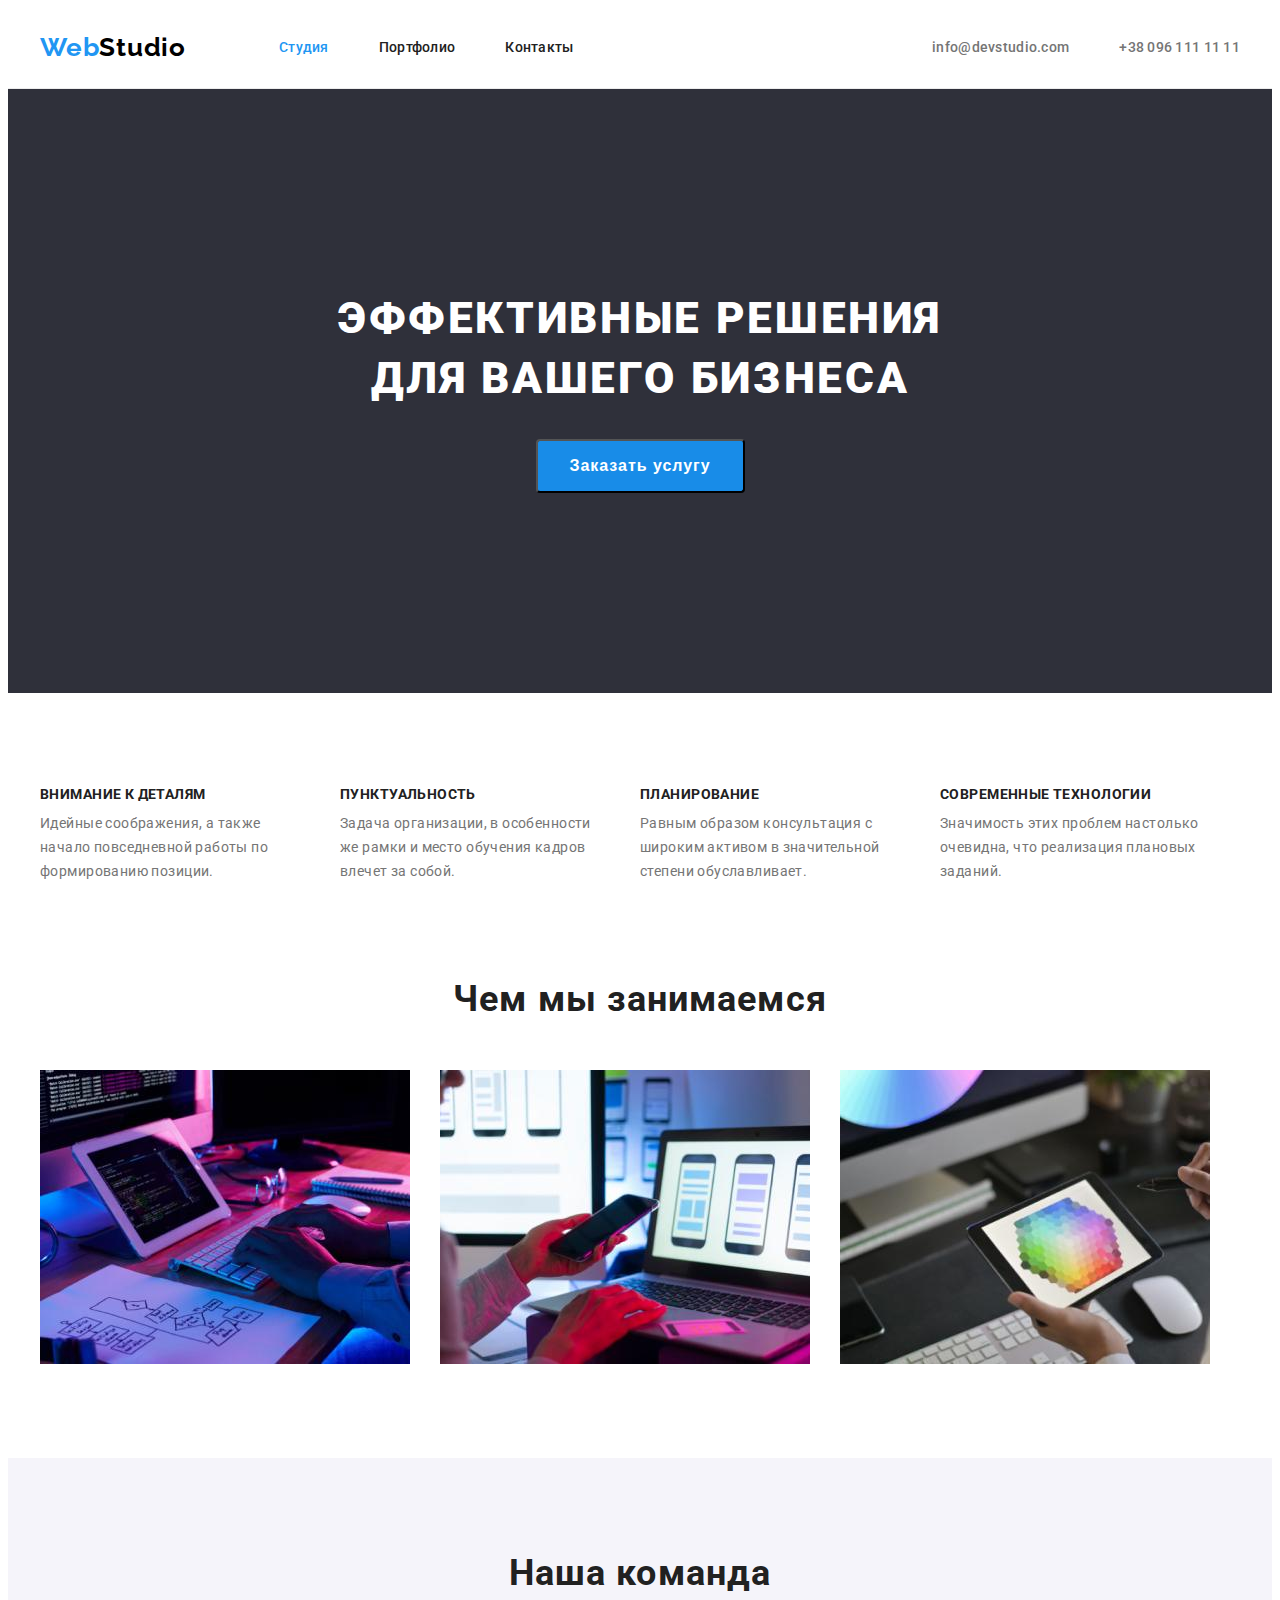
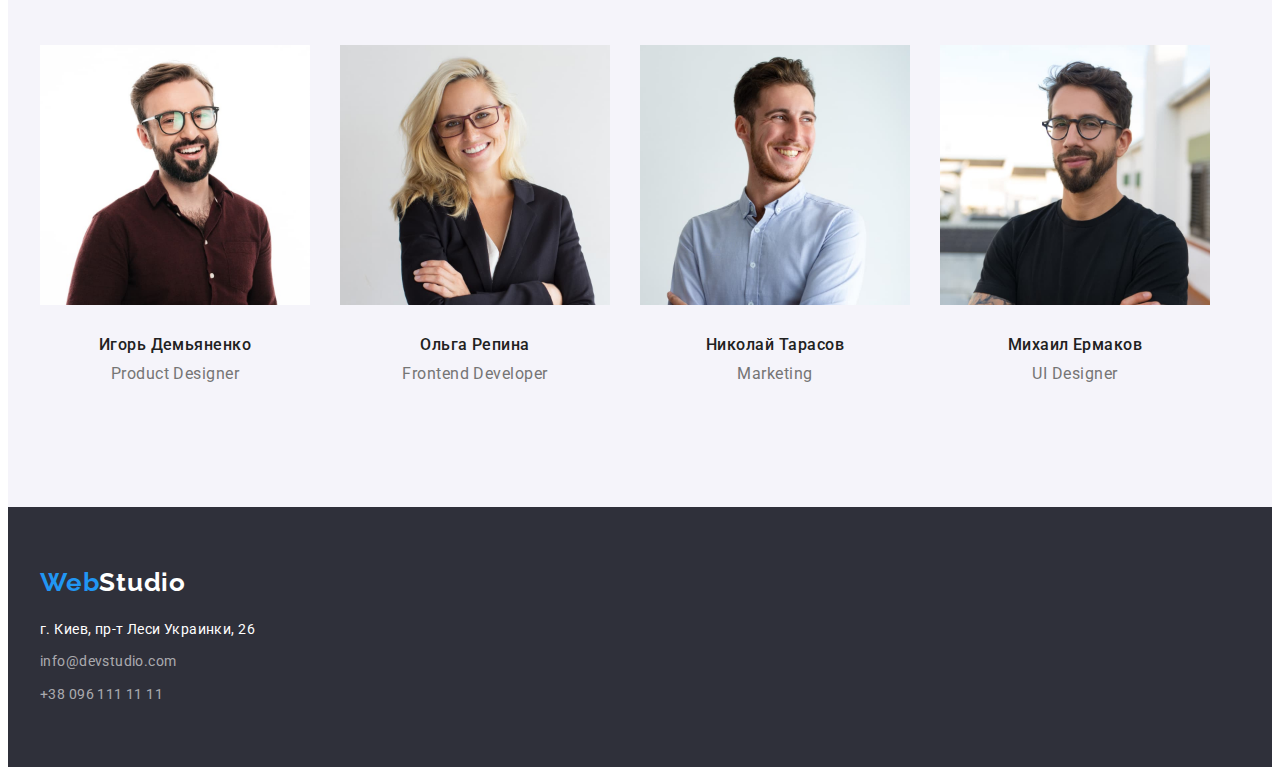
<file: index.html>
<!DOCTYPE html>
<html lang="ru">
    <head>
        <link rel="stylesheet" href="https://cdnjs.cloudflare.com/ajax/libs/modern-normalize/1.1.0/modern-normalize.min.css" integrity="sha512-wpPYUAdjBVSE4KJnH1VR1HeZfpl1ub8YT/NKx4PuQ5NmX2tKuGu6U/JRp5y+Y8XG2tV+wKQpNHVUX03MfMFn9Q==" crossorigin="anonymous" referrerpolicy="no-referrer"/>
        <meta charset="UTF-8">
        <meta http-equiv="X-UA-Compatible" content="IE=edge">
        <meta name="viewport" content="width=device-width, initial-scale=1.0">
        <title>Студия</title>
        <link rel="preconnect" href="https://fonts.googleapis.com">
        <link rel="preconnect" href="https://fonts.gstatic.com" crossorigin>
        <link href="https://fonts.googleapis.com/css2?family=Raleway:wght@700&family=Roboto:wght@400;500;700;900&display=swap" rel="stylesheet">
        <link rel="stylesheet" href="./css/style.css">
    </head>
    <body>
        <header class="header">
            <div class="container main-menu">
                <a href="./index.html" class="header-logo" lang="en"><span class="logo-first-part">Web</span><span class="logo-second-part">Studio</span></a>
                <nav class="header-nav">
                    <ul class="menu-list">
                        <li class="item"><a class="menu-link link current" href="./index.html">Студия</a></li>
                        <li class="item"><a class="menu-link link" href="./portfolio.html">Портфолио</a></li>
                        <li class="item"><a class="menu-link link" href="">Контакты</a></li>
                    </ul>
                </nav>
                <ul class="header-list">
                    <li class="header-item"><a class="header-contacts link" href="mailto:info@devstudio.com" lang="en">info@devstudio.com</a></li>
                    <li class="header-item"><a class="header-contacts link" href="tel:+380961111111">+38 096 111 11 11</a></li>
                </ul>
            </div>
        </header>
        <main>
            <section class="hero-section">
                <div class="container">
                    <h1 class="hero-title centered">Эффективные решения для вашего бизнеса</h1>
                    <button class="button hero-btn" type="button">Заказать услугу</button>
                </div>
            </section>
            <section class="features-section">
                <div class="container">
                <h2 class="visually-hidden">Особенности</h2>
                <ul class="features-list">
                    <li class="features-item">
                        <h3 class="features-title">Внимание к деталям</h3>
                        <p class="features-text">Идейные соображения, а также начало повседневной работы по формированию позиции.</p>
                    </li>
                    <li class="features-item">
                        <h3 class="features-title">Пунктуальность</h3>
                        <p class="features-text">Задача организации, в особенности же рамки и место обучения кадров влечет за собой.</p>
                    </li>
                    <li class="features-item">
                        <h3 class="features-title">Планирование</h3>
                        <p class="features-text">Равным образом консультация с широким активом в значительной степени обуславливает.</p>
                    </li>
                    <li class="features-item">
                        <h3 class="features-title">Современные технологии</h3>
                        <p class="features-text">Значимость этих проблем настолько очевидна, что реализация плановых заданий.</p>
                    </li>
                </ul>
                </div>
            </section>
            <section class="about-section">
                <div class="container">
                    <h2 class="about-us-title">Чем мы занимаемся</h2>
                    <ul class="about-us-list">
                        <li class="about-us-item"><img src="./images/box1.jpg" alt="Человек пишет код" width="370"></li>
                        <li class="about-us-item"><img src="./images/box2.jpg" alt="Женщина работает на ноутбуке" width="370"></li>
                        <li class="about-us-item"><img src="./images/box3.jpg" alt="женщина держит в руках планшет" width="370"></li>
                    </ul>
                </div>
            </section>
            <section class="our-team-section">
                <div class="container">
                    <h2 class="our-team-title">Наша команда</h2>
                    <ul class="our-team-list">
                        <li class="our-team-item">
                            <img src="./images/img1.jpg" alt="Член команды 1" width="270">
                            <div class="our-team-description">
                                <h3 class="our-team-name">Игорь Демьяненко</h3>
                                <p lang="en" class="our-team-text">Product Designer</p>
                            </div>
                        </li>
                        <li class="our-team-item">
                            <img src="./images/img2.jpg" alt="Член команды 2" width="270">
                            <div class="our-team-description">
                                <h3 class="our-team-name">Ольга Репина</h3>
                                <p lang="en" class="our-team-text">Frontend Developer</p>
                            </div>
                        </li>
                        <li class="our-team-item">
                            <img src="./images/img3.jpg" alt="Член команды 3" width="270">
                            <div class="our-team-description">
                                <h3 class="our-team-name">Николай Тарасов</h3>
                                <p lang="en" class="our-team-text">Marketing</p>
                                </div>
                        </li>
                        <li class="our-team-item">
                            <img src="./images/img4.jpg" alt="Член команды 4" width="270">
                            <div class="our-team-description">
                                <h3 class="our-team-name">Михаил Ермаков</h3>
                                <p lang="en" class="our-team-text">UI Designer</p>
                            </div>
                        </li>
                    </ul>
                </div>
            </section>
        </main>
        <footer class="footer">
            <div class="container">
                <a href="" class="footer-logo" lang="en"><span class="logo-first-part">Web</span><span class="logo-second-part">Studio</span></a>
                <address class="footer-address">
                    <ul class="footer-address-list">
                        <li class="footer-address-item"><a class="footer-address-link link" href="https://goo.gl/maps/YVqeG4Qvas63cvU16" target="_blank" rel="noreferrer noopener">г. Киев, пр-т Леси Украинки, 26</a></li>
                        <li class="footer-address-item contacts"><a class="footer-address-link link" href="mailto:info@devstudio.com" lang="en">info@devstudio.com</a></li>
                        <li class="footer-address-item contacts"><a class="footer-address-link link" href="tel:+380961111111">+38 096 111 11 11</a></li>
                    </ul>
                </address>
            </div>
        </footer>
    </body>
</html>
</file>
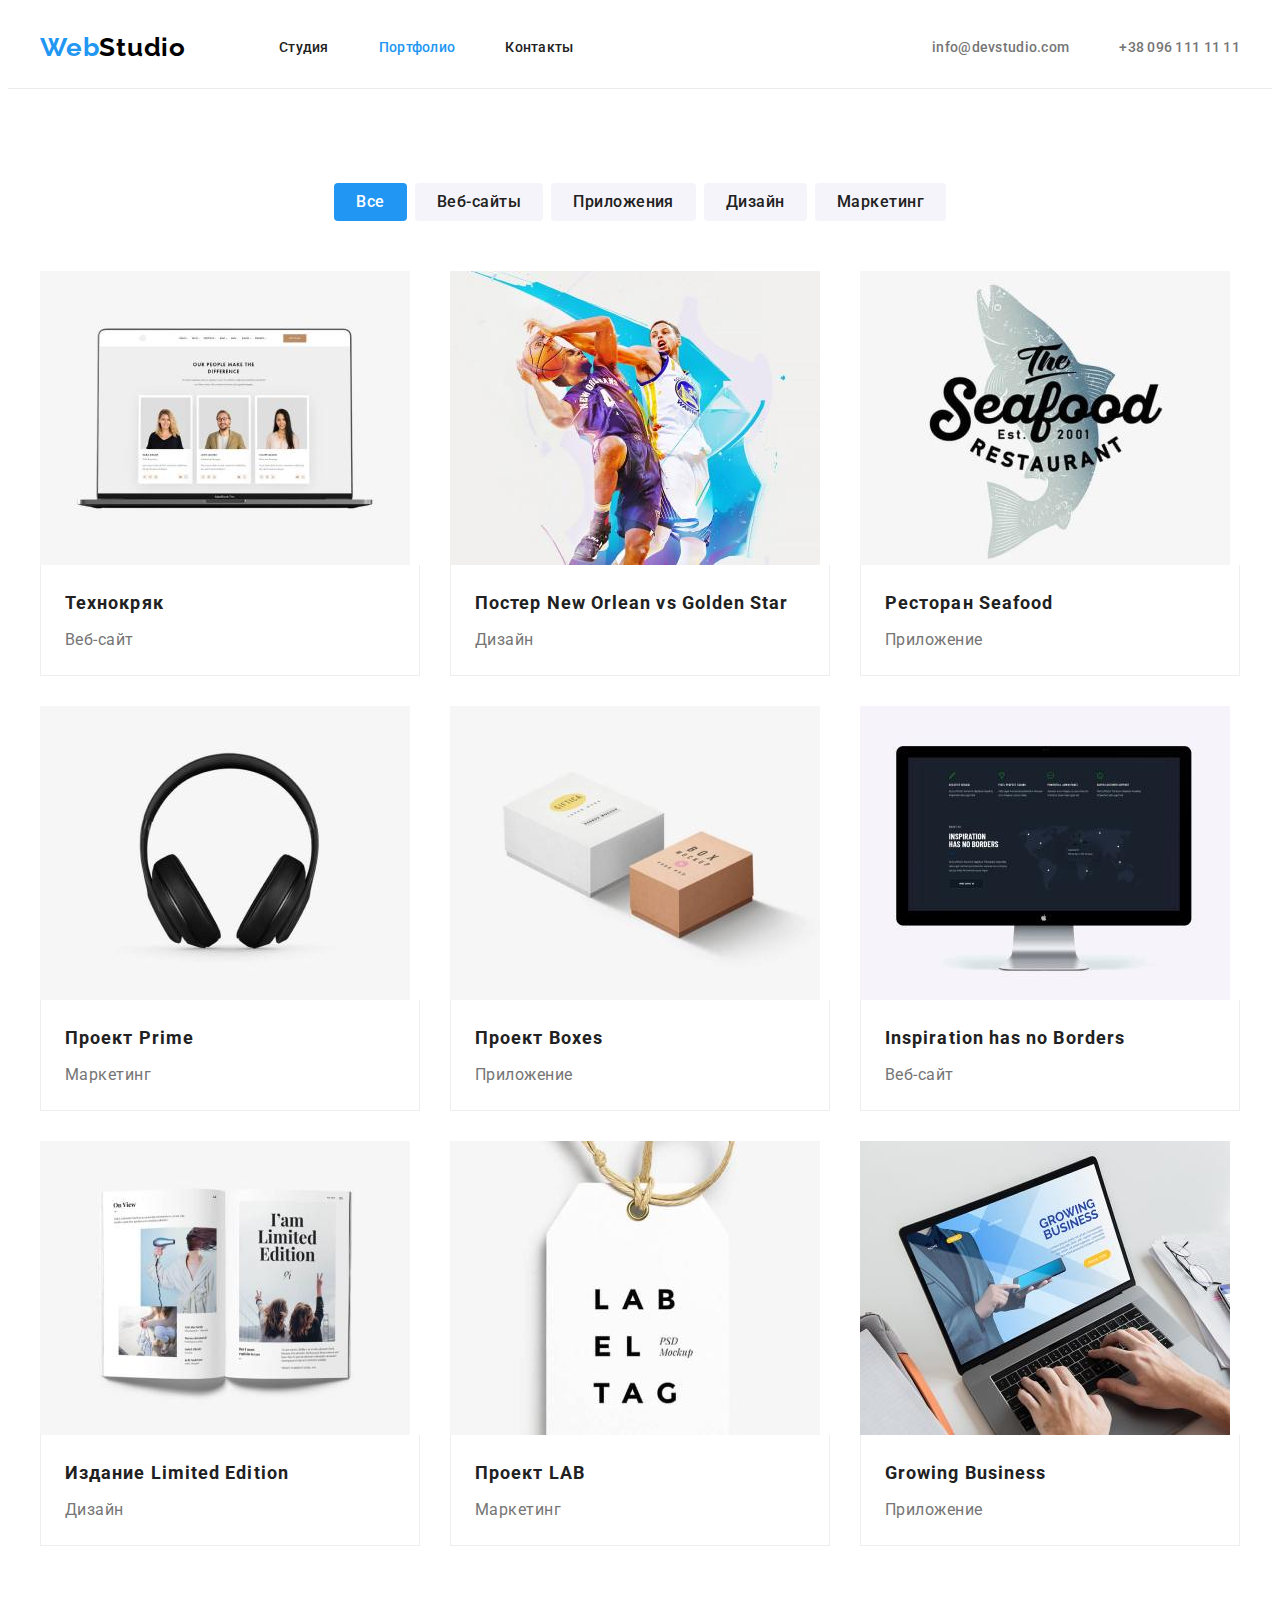
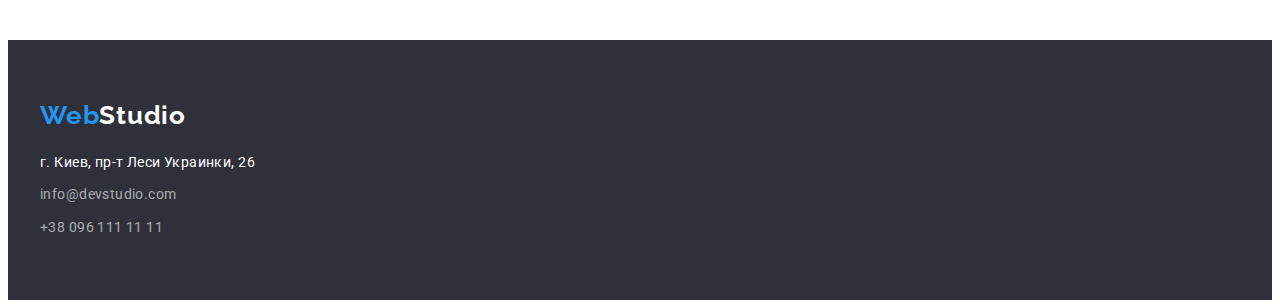
<file: portfolio.html>
<!DOCTYPE html>
<html lang="ru">
    <head>
        <link rel="stylesheet" href="https://cdnjs.cloudflare.com/ajax/libs/modern-normalize/1.1.0/modern-normalize.min.css" integrity="sha512-wpPYUAdjBVSE4KJnH1VR1HeZfpl1ub8YT/NKx4PuQ5NmX2tKuGu6U/JRp5y+Y8XG2tV+wKQpNHVUX03MfMFn9Q==" crossorigin="anonymous" referrerpolicy="no-referrer"/>
        <meta charset="UTF-8">
        <meta http-equiv="X-UA-Compatible" content="IE=edge">
        <meta name="viewport" content="width=device-width, initial-scale=1.0">
        <title>Портфолио</title>
        <link rel="preconnect" href="https://fonts.googleapis.com">
        <link rel="preconnect" href="https://fonts.gstatic.com" crossorigin>
        <link href="https://fonts.googleapis.com/css2?family=Raleway:wght@700&family=Roboto:wght@400;500;700;900&display=swap" rel="stylesheet">
        <link rel="stylesheet" href="./css/style.css">
    </head>
    <body>
        <header class="header">
            <div class="container">
                <a href="./index.html" class="header-logo" lang="en"><span class="logo-first-part">Web</span><span class="logo-second-part">Studio</span></a>
                <nav class="header-nav">
                    <ul class="menu-list">
                        <li class="item"><a class="menu-link link" href="./index.html">Студия</a></li>
                        <li class="item"><a class="menu-link link current" href="./portfolio.html">Портфолио</a></li>
                        <li class="item"><a class="menu-link link" href="">Контакты</a></li>
                    </ul>
                </nav>
                <ul class="header-list">
                    <li class="header-item"><a class="header-contacts link" href="mailto:info@devstudio.com" lang="en">info@devstudio.com</a></li>
                    <li class="header-item"><a class="header-contacts link" href="tel:+380961111111">+38 096 111 11 11</a></li>
                </ul>
            </div>
        </header>
        <main>
            <section class="portfolio-section">
                <div class="container">
                <h1 class="visually-hidden">Наши работы</h1>
                <ul class="filter-list">
                    <li class="filter-item">
                        <button class="filter-btn btn-active" type="button">Все</button>
                    </li>
                    <li class="filter-item">
                        <button class="filter-btn" type="button">Веб-сайты</button>
                    </li>
                    <li class="filter-item">
                        <button class="filter-btn" type="button">Приложения</button>
                    </li>
                    <li class="filter-item">
                        <button class="filter-btn" type="button">Дизайн</button>
                    </li>
                    <li class="filter-item">
                        <button class="filter-btn" type="button">Маркетинг</button>
                    </li>
                </ul>
                <ul class="projects-list">
                    <li class="projects-item">
                        <img src="./images/site.jpg" alt="Site" width="370">
                        <div class="projects-description">
                            <h2 class="projects-title">Технокряк</h2>
                            <p class="projects-text">Веб-сайт</p>
                        </div>
                    </li>
                    <li class="projects-item">
                        <img src="./images/poster.jpg" alt="Постер" width="370">
                        <div class="projects-description">
                            <h2 class="projects-title">Постер <span lang="en">New Orlean vs Golden Star</span> </h2>
                            <p class="projects-text">Дизайн</p>
                        </div>
                    </li>
                    <li class="projects-item">
                        <img src="./images/seafood.jpg" alt="Лого ресторана" width="370">
                        <div class="projects-description">
                            <h2 class="projects-title">Ресторан <span lang="en">Seafood</span> </h2>
                            <p class="projects-text">Приложение</p>
                        </div></li>
                    <li class="projects-item">
                        <img src="./images/ProjectPrime.jpg" alt="Наушники" width="370">
                        <div class="projects-description">
                            <h2 class="projects-title">Проект <span lang="en">Prime</span> </h2>
                            <p class="projects-text">Маркетинг</p>
                        </div>
                    </li>
                    <li class="projects-item">
                        <img src="./images/ProjectBoxes.jpg" alt="Коробки" width="370">
                        <div class="projects-description">
                            <h2 class="projects-title">Проект <span lang="en">Boxes</span> </h2>
                            <p class="projects-text">Приложение</p>
                        </div>
                    </li>
                    <li class="projects-item">
                        <img src="./images/ProjectInspiration.jpg" alt="Монитор ПК" width="370">
                        <div class="projects-description">
                            <h2 class="projects-title" lang="en">Inspiration has no Borders</h2>
                            <p class="projects-text">Веб-сайт</p>
                        </div>
                    </li>
                    <li class="projects-item">
                        <img src="./images/L.jpg" alt="Каталог" width="370">
                        <div class="projects-description">
                            <h2 class="projects-title">Издание <span lang="en">Limited Edition</span> </h2>
                            <p class="projects-text">Дизайн</p>
                        </div>
                    </li>
                    <li class="projects-item">
                        <img src="./images/lab.jpg" alt="Бирка" width="370">
                        <div class="projects-description">
                            <h2 class="projects-title">Проект <span lang="en">LAB</span> </h2>
                            <p class="projects-text">Маркетинг</p>
                        </div>
                    </li>
                    <li class="projects-item">
                        <img src="./images/gb.jpg" alt="ПК" width="370">
                        <div class="projects-description">
                            <h2 class="projects-title" lang="en">Growing Business</h2>
                            <p class="projects-text">Приложение</p>
                        </div>
                    </li>
                </ul>
                </div>
            </section>
        </main>
        <footer class="footer">
            <div class="container">
                <a href="" class="footer-logo" lang="en"><span class="logo-first-part">Web</span><span class="logo-second-part">Studio</span></a>
                <address class="footer-address">
                    <ul class="footer-address-list">
                        <li class="footer-address-item"><a class="footer-address-link link" href="https://goo.gl/maps/YVqeG4Qvas63cvU16" target="_blank" rel="noreferrer noopener">г. Киев, пр-т Леси Украинки, 26</a></li>
                        <li class="footer-address-item contacts"><a class="footer-address-link link" href="mailto:info@devstudio.com" lang="en">info@devstudio.com</a></li>
                        <li class="footer-address-item contacts"><a class="footer-address-link link" href="tel:+380961111111">+38 096 111 11 11</a></li>
                    </ul>
                </address>
            </div>
        </footer>
    </body>
</html>
</file>
<file: css/style.css>
:root {
    --primary-header-color: #212121;
    --second-header-color: #757575;
    --primary-text-color: #212121;
    --second-text-color: #757575;
    --primary-title-color: #212121;
    --hero-title-color: #ffffff;
    --footer-color:  #ffffff;
    --accent-color: #2196F3;
    --main-background-color: #2F303A;
}

body {
    font-family: 'Roboto', sans-serif;
    color: var(--primary-text-color);
}

.visually-hidden {
    position: absolute;
    width: 1px;
    height: 1px;
    margin: -1px;
    border: 0;
    padding: 0;
    white-space: nowrap;
    clip-path: inset(100%);
    clip: rect(0 0 0 0);
    overflow: hidden;
}

h1,
h2,
h3,
h4,
h5,
h6,
p {
    margin-top: 0;
    margin-bottom: 0;
}

ul,
ol {
    margin: 0;
    padding: 0;
    list-style: none;
}

img {
    display: block;
    max-width: 100%;
    height: auto;
}

/* --------------header-------------------- */

.container {
    margin: 0 auto;
    padding-right: 15px;
    padding-left: 15px;
    width: 1200px;
    /* background: tomato; */
}

.link {
    text-decoration: none;
}

.header {
    /* width: 1600px; */
    border-bottom: 1px solid #ECECEC;
}
.header-logo {
    margin-right: 93px;
    padding-top: 24px;
    padding-bottom: 25px;
    font-family: Raleway;
    font-weight: 700;
    font-size: 26px;
    line-height: 1.19;
    letter-spacing: 0.03em;
    text-decoration: none;
}

.header-logo .logo-first-part {
    color: var(--accent-color);
}

.header-logo .logo-second-part {
    color: #000000;
}


.menu-link {
    display: block;
    padding-top: 32px;
    padding-bottom: 32px;
    font-weight: 500;
    font-size: 14px;
    line-height: 1.14;
    letter-spacing: 0.02em;
    color: var(--primary-header-color);
    cursor: pointer;
}

.menu-link:hover, .menu-link:focus {
    color: var(--accent-color);
}

.menu-list {
    display: flex;
}

.menu-list .item:not(:last-child) {
    margin-right: 50px;
}

.menu-list .current {
    color: var(--accent-color)
}

.header-list {
    display: flex;
    margin-left: auto;
}

.header-list .header-item:not(:last-child) {
    margin-right: 50px;
}

.header-contacts:hover, .header-contacts:focus {
    color: var(--accent-color);
}

.header-contacts {
    display: inline-block;
    padding-top: 32px;
    padding-bottom: 32px;
    font-weight: 500;
    font-size: 14px;
    line-height: 1.14;
    letter-spacing: 0.02em;
    color: var(--second-header-color);
}

.header-list .header-contacts {
        text-align: center;
}

.header .container {
    display: flex;
    align-items: center;
}

/* ------------------hero------------------------- */

.hero-section {
    padding: 200px 0;
    background-color: var(--main-background-color);
    text-align: center;
}

.centered {
    text-align: center;
}

.hero-title {
    margin-top: 0;
    margin-bottom: 30px;
    margin-right: auto;
    margin-left: auto;
    width: 696px;
    font-weight: 900;
    font-size: 44px;
    line-height: 1.36;
    letter-spacing: 0.06em;
    text-transform: uppercase;
    color: var(--hero-title-color);
}

.button {
    display: inline-block;
    border-radius: 4px;
    padding: 10px 32px;
    min-width: 200px;
    font-weight: 700;
    font-size: 16px;
    line-height: 1.87;
    letter-spacing: 0.06em;
    background: #188CE8;
    color: #FFFFFF;
}

.hero-btn {
    cursor: pointer;
}

.button:hover {
    background-color: #188CE8;
}

.button:focus {
    background-color: var(--accent-color);
}

/* --------------features---------------- */

.features-section {
    padding-top: 94px;
    padding-bottom: 94px;
}

.features-list {
display: flex;
flex-wrap: wrap;
}

.features-item {
    width: 270px;
}

.features-list .features-item:not(:last-child) {
margin-right: 30px;
}

.features-title {
    margin-bottom: 10px;
    font-weight: 700;
    font-size: 14px;
    line-height: 1.14;
    letter-spacing: 0.03em;
    text-transform: uppercase;
}

.features-text {
    margin-top: 0;
    font-weight: 400;
    font-size: 14px;
    line-height: 1.71;
    letter-spacing: 0.03em;
    color: var(--second-text-color);
}

/* ----------about-us-------------- */

.about-section {
    padding-top: 0;
    padding-bottom: 94px;
}

.about-us-list {
    display: flex;
    flex-wrap: wrap;
}

.about-us-item:not(:last-child) {
    margin-right: 30px;
}

.about-us-title {
    margin-bottom: 50px;
    font-weight: 700;
    font-size: 36px;
    line-height: 1.17;
    text-align: center;
    letter-spacing: 0.03em;
}

/* ---------our-team--------------- */

.our-team-section {
    padding-top: 94px;
    padding-bottom: 94px;
    background-color: #F5F4FA;
}

.our-team-list {
    display: flex;
}

.our-team-title {
    margin-bottom: 50px;
    font-weight: 700;
    font-size: 36px;
    line-height: 1.17;
    text-align: center;
    letter-spacing: 0.03em;
}

.our-team-item:not(:last-child) {
    margin-right: 30px;
}

.our-team-description {
    padding: 30px 0;
}

.our-team-name {
    margin-bottom: 10px;
    font-weight: 500;
    font-size: 16px;
    line-height: 1.19;
    text-align: center;
    letter-spacing: 0.03em;
}

.our-team-text {
    font-size: 16px;
    line-height: 1.19;
    text-align: center;
    letter-spacing: 0.03em;
    color: var(--second-text-color);
}

/* ------------filter-------------- */

.portfolio-section {
    padding-top: 94px;
    padding-bottom: 94px;
}

.filter-list {
display: flex;
justify-content: center;
margin-bottom: 50px;
}

.filter-item:not(:last-child) {
margin-right: 8px;
}

.filter-btn {
    display: inline-block;
    padding: 6px 22px;
    min-width: 73px;
    background: #F5F4FA;
    border-radius: 4px;
    border: transparent;
    font-family: inherit;
    font-weight: 500;
    font-size: 16px;
    line-height: 1.62;
    text-align: center;
    letter-spacing: 0.03em;
    color: var(--primary-text-color);
    cursor: pointer;
}

.btn-active,
.filter-btn:hover,
.filter-btn:focus {
    color: #FFFFFF;
    background-color: var(--accent-color)
    ;
}

/* ------------projects------------ */

.projects-list {
    display: flex;
    flex-wrap: wrap;
}

.projects-item {
    width: calc((100% - 60px) / 3);
    margin-right: 30px;
    margin-bottom: 30px;
}

/* Alternative */

/* .projects-item {
    width: 370px;
    margin-right: 30px;
    margin-bottom: 30px;
} */

.projects-item:nth-child(3n) {
    margin-right: 0;
}

.projects-item:nth-last-child(-n+3) {
    margin-bottom: 0;
}

.projects-description {
    padding: 20px 24px;
    border-right: 1px solid #EEEEEE;
    border-bottom: 1px solid #EEEEEE;
    border-left: 1px solid #EEEEEE;
}

.projects-title {
    margin-bottom: 4px;
    font-weight: 700;
    font-size: 18px;
    line-height: 2;
    letter-spacing: 0.06em;
}

.projects-text {
    font-weight: normal;
    font-size: 16px;
    line-height: 1.87;
    letter-spacing: 0.03em;
    color: var(--second-text-color);
}

/* ------------footer-------------- */

.footer {
    padding-top: 60px;
    padding-bottom: 60px;
    background-color: var(--main-background-color);
}

.footer-logo {
    margin-top: 0;
    margin-bottom: 20px;
    font-family: Raleway;
    font-weight: 700;
    font-size: 26px;
    line-height: 1.19;
    letter-spacing: 0.03em;
    text-decoration: none;
}

.footer-logo .logo-first-part {
    color: var(--accent-color);
}

.footer-logo .logo-second-part {
    color: var(--footer-color);
}

/* -----------address----------- */
.footer-address {
    margin-top: 20px;
}

.footer-address-item {
    margin-bottom: 9px;
    font-family: inherit;
    font-style: normal;
    font-size: 14px;
    line-height: 1.71;
    letter-spacing: 0.03em;
}

.footer-address-item:last-child {
    margin-bottom: 0;
}

.footer-address-link {
    color: var(--footer-color);
}

.footer-address .contacts .footer-address-link {
    color: rgba(255, 255, 255, 0.6);
}

.footer-address .contacts .footer-address-link:hover {
    color: var(--accent-color);
}

.footer-address .contacts .footer-address-link:focus {
    color: var(--accent-color);
}
</file>
